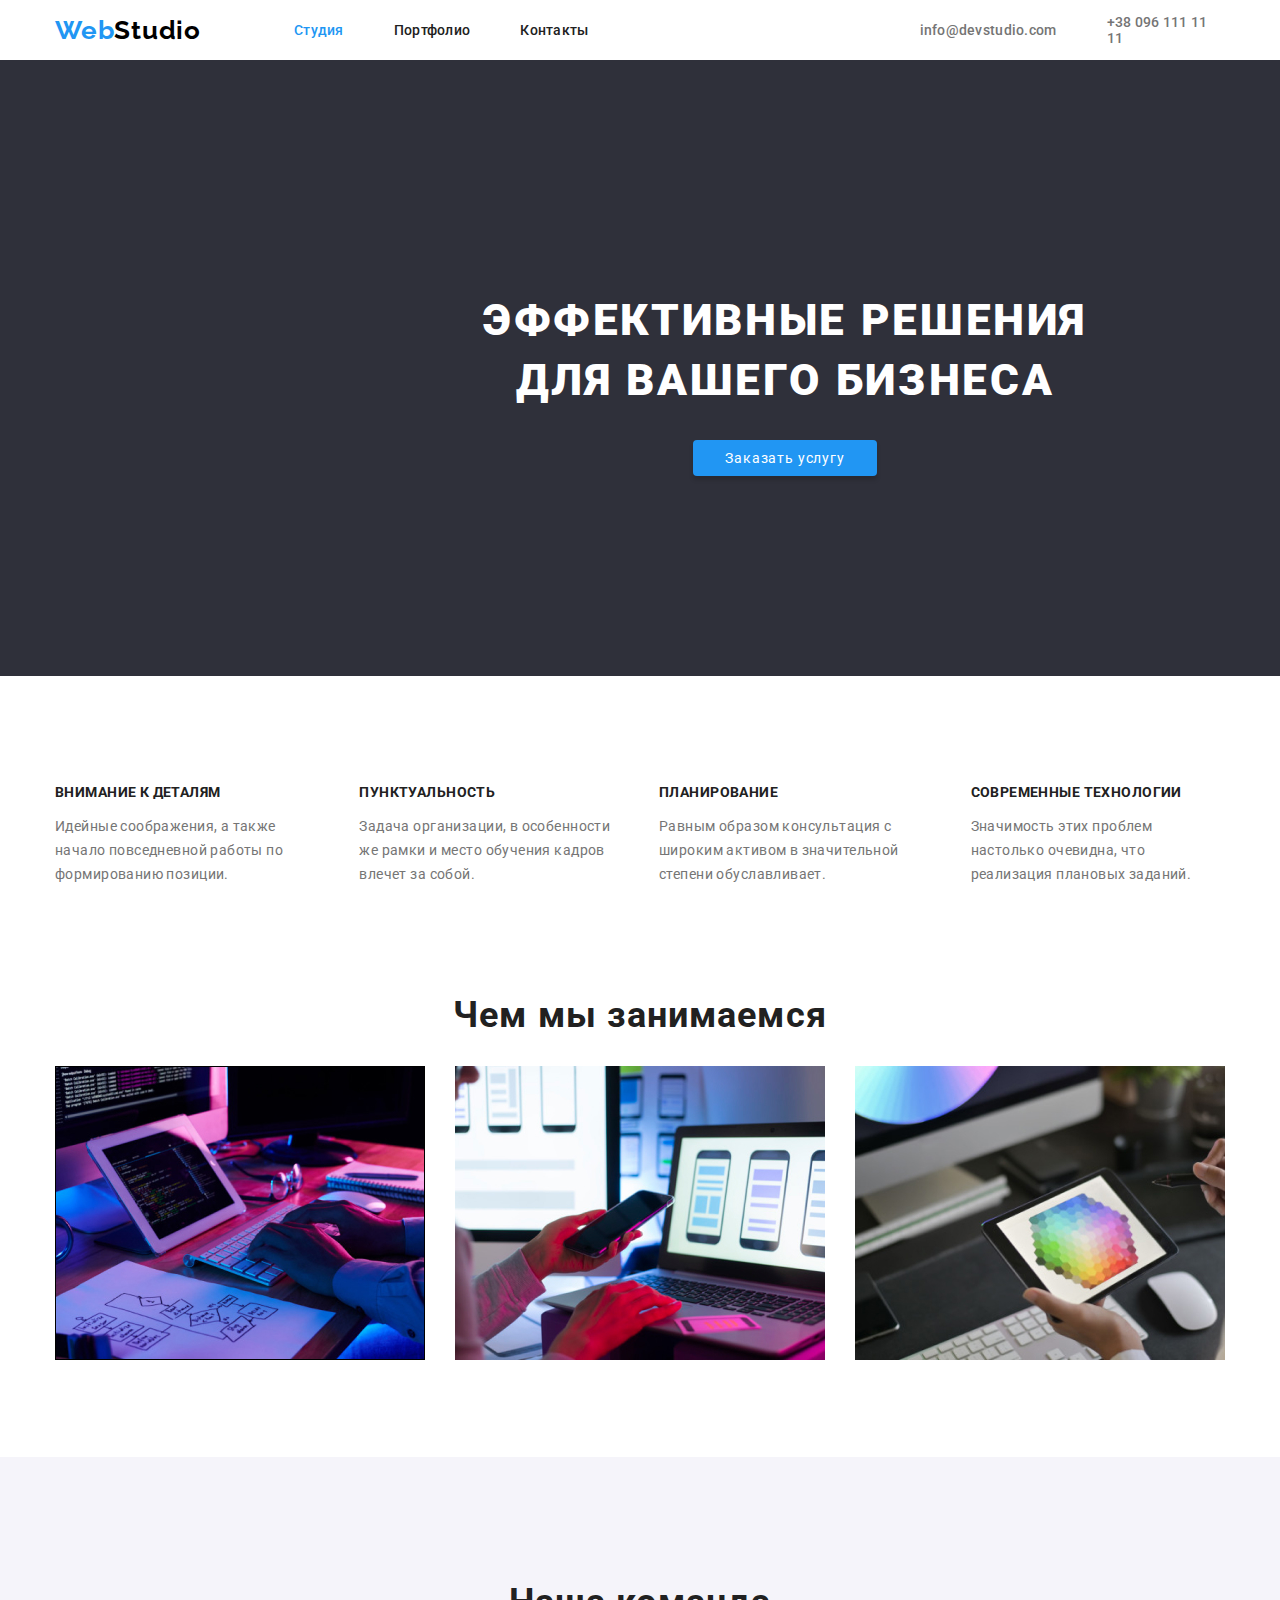
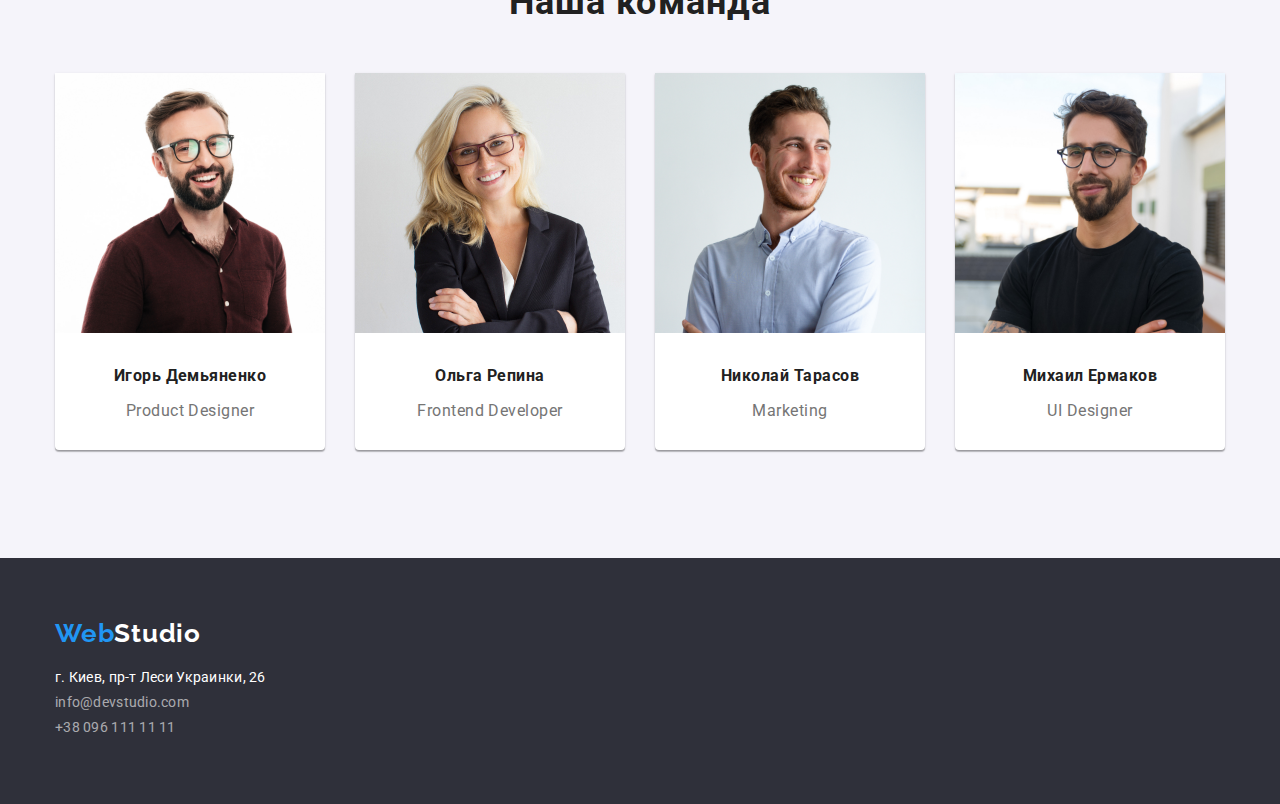
<file: index.html>
<!DOCTYPE html>
<html lang="ru">

<head>
    <meta charset="UTF-8">
    <meta http-equiv="X-UA-Compatible" content="IE=edge">
    <meta name="viewport" content="width=device-width, initial-scale=1.0">
    <title>Homework goit-markup-hw-01</title>
    <link rel="preconnect" href="https://fonts.googleapis.com">
    <link rel="preconnect" href="https://fonts.gstatic.com" crossorigin>
    <link rel="preconnect" href="https://fonts.googleapis.com">
    <link rel="preconnect" href="https://fonts.gstatic.com" crossorigin>
    <link
        href="https://fonts.googleapis.com/css2?family=Montserrat:wght@400;700&family=Raleway:wght@700&family=Roboto:wght@400;500;700;900&display=swap"
        rel="stylesheet">
    <link rel="stylesheet" href="./css/normalize.css">
    <link href="./css/styles.css" rel="stylesheet">
</head>

<body>
    <!-- Шапка сайта-->
    <header class="header">
        <div class="container">
            <a href="./index.html" lang="en" class="logo">
                <!-- логотип ссылка-->
                Web<span class="logo studio">Studio</span>
            </a>
            <nav class="menu">
                <ul class="menu-list">
                    <li class="menu-item"><a href="./index.html" class="menu-link current">Студия</a></li>
                    <li class="menu-item"><a href="./portfolio.html" class="menu-link">Портфолио</a></li>
                    <li class="menu-item"><a href="#" class="menu-link">Контакты</a></li>
                </ul>
            </nav>
            <ul class="menu-list">
                <li class="menu-item"><a class="menu-info" href="mailto:info@devstudio.com">info@devstudio.com</a></li>
                <li class="menu-item"><a class="menu-info" href="tel:+380961111111">+38 096 111 11 11</a></li>
            </ul>
        </div>
    </header>
    <main>

        <section class="hero">
            <div class="container">
                <h1 class="hero-title">Эффективные решения <br> для вашего бизнеса</h1>
                <button type="button" class="btn">Заказать услугу</button>
            </div>
        </section>

        <!--Особенности-->
        <section class="features">
            <div class="container">
                <h2 class="visually-hidden">Особенности нашей компании</h2>
                <!--h2 не видно, не забыть убрать в CSS!!!-->
                <ul class="features-list">
                    <li class="features-item">
                        <h3 class="features-titles">Внимание к деталям</h3>
                        <p class="features-text">Идейные соображения, а также начало повседневной работы по формированию
                            позиции.</p>
                    </li>
                    <li class="features-item">
                        <h3 class="features-titles">Пунктуальность</h3>
                        <p class="features-text">Задача организации, в особенности же рамки и место обучения кадров
                            влечет
                            за собой.</p>
                    </li>
                    <li class="features-item">
                        <h3 class="features-titles">Планирование</h3>
                        <p class="features-text">Равным образом консультация с широким активом в значительной степени
                            обуславливает.</p>
                    </li>
                    <li class="features-item">
                        <h3 class="features-titles">Современные технологии</h3>
                        <p class="features-text">Значимость этих проблем настолько очевидна, что реализация плановых
                            заданий.</p>
                    </li>
                </ul>
            </div>
        </section>
        <!--Примеры-->
        <section class="examples">
            <div class="container">
                <h2 class="examples-title">Чем мы занимаемся</h2>
                <ul class="examples-list">
                    <li class="examples-item">
                        <img src="./images/box1.jpg" alt="Программирование" width="370">
                    </li>
                    <li class="examples-item">
                        <img src="./images/box2.jpg" alt="Frontend, адаптивная верстка, верстка" width="370">
                    </li>
                    <li class="examples-item">
                        <img src="./images/box3.jpg" alt="Дизайн, графика, Графический дизайн" width="370">
                    </li>
                </ul>
            </div>
        </section>
        <!--Команда-->
        <section class="team">
            <div class="container">
                <h2 class="team-title">Наша команда</h2>
                <ul class="team-list">
                    <li class="team-iteam">
                        <img src="./images/ProductDesigner.jpg" alt="Игорь Демьяненко Product Designer" width="270">
                        <div>
                            <h4 class="team-person">Игорь Демьяненко</h4>
                            <p lang="en" class="team-vocation">Product Designer</p>
                        </div>
                    </li>
                    <li class="team-iteam">
                        <img src="./images/FrontendDeveloper.jpg" alt="Ольга Репина Frontend Developer" width="270">
                        <div>
                            <h4 class="team-person">Ольга Репина</h4>
                            <p lang="en" class="team-vocation">Frontend Developer</p>
                        </div>
                    </li>
                    <li class="team-iteam">
                        <img src="./images/Marketing.jpg" alt="Николай Тарасов Marketing" width="270">
                        <div>
                            <h4 class="team-person">Николай Тарасов</h4>
                            <p lang="en" class="team-vocation">Marketing</p>
                        </div>
                    </li>
                    <li class="team-iteam">
                        <img src="./images/UIDesigner.jpg" alt="Михаил Ермаков UI Designer" width="270">
                        <div>
                            <h4 class="team-person">Михаил Ермаков</h4>
                            <p lang="en" class="team-vocation">UI Designer</p>
                        </div>
                    </li>
                </ul>
            </div>
        </section>
    </main>
    <!--Футер-->
    <footer class="footer">
        <div class="container">
            <!-- логотип ссылка-->
            <a href="./index.html" lang="en" class="logo-footer">
                <!-- логотип ссылка-->
                Web<span class="logo-footer studio-white">Studio</span>
            </a>
            <address class="address">
                <ul class="address-list">
                    <li class="address-item"><a class="address-link" href="https://goo.gl/maps/E31LjMS4C6WuwfjZA"
                            target="_blank" rel="noopener nofollow noreferrer"> <span class="address-street">г. Киев,
                                пр-т
                                Леси Украинки, 26</span>
                        </a></li>
                    <li class="address-item"><a class="address-link"
                            href="mailto:info@devstudio.com">info@devstudio.com</a>
                    </li>
                    <li class="address-item"><a class="address-link" href="tel:+380961111111">+38 096 111 11 11</a></li>
                </ul>
            </address>
        </div>
    </footer>
</body>

</html>
</file>
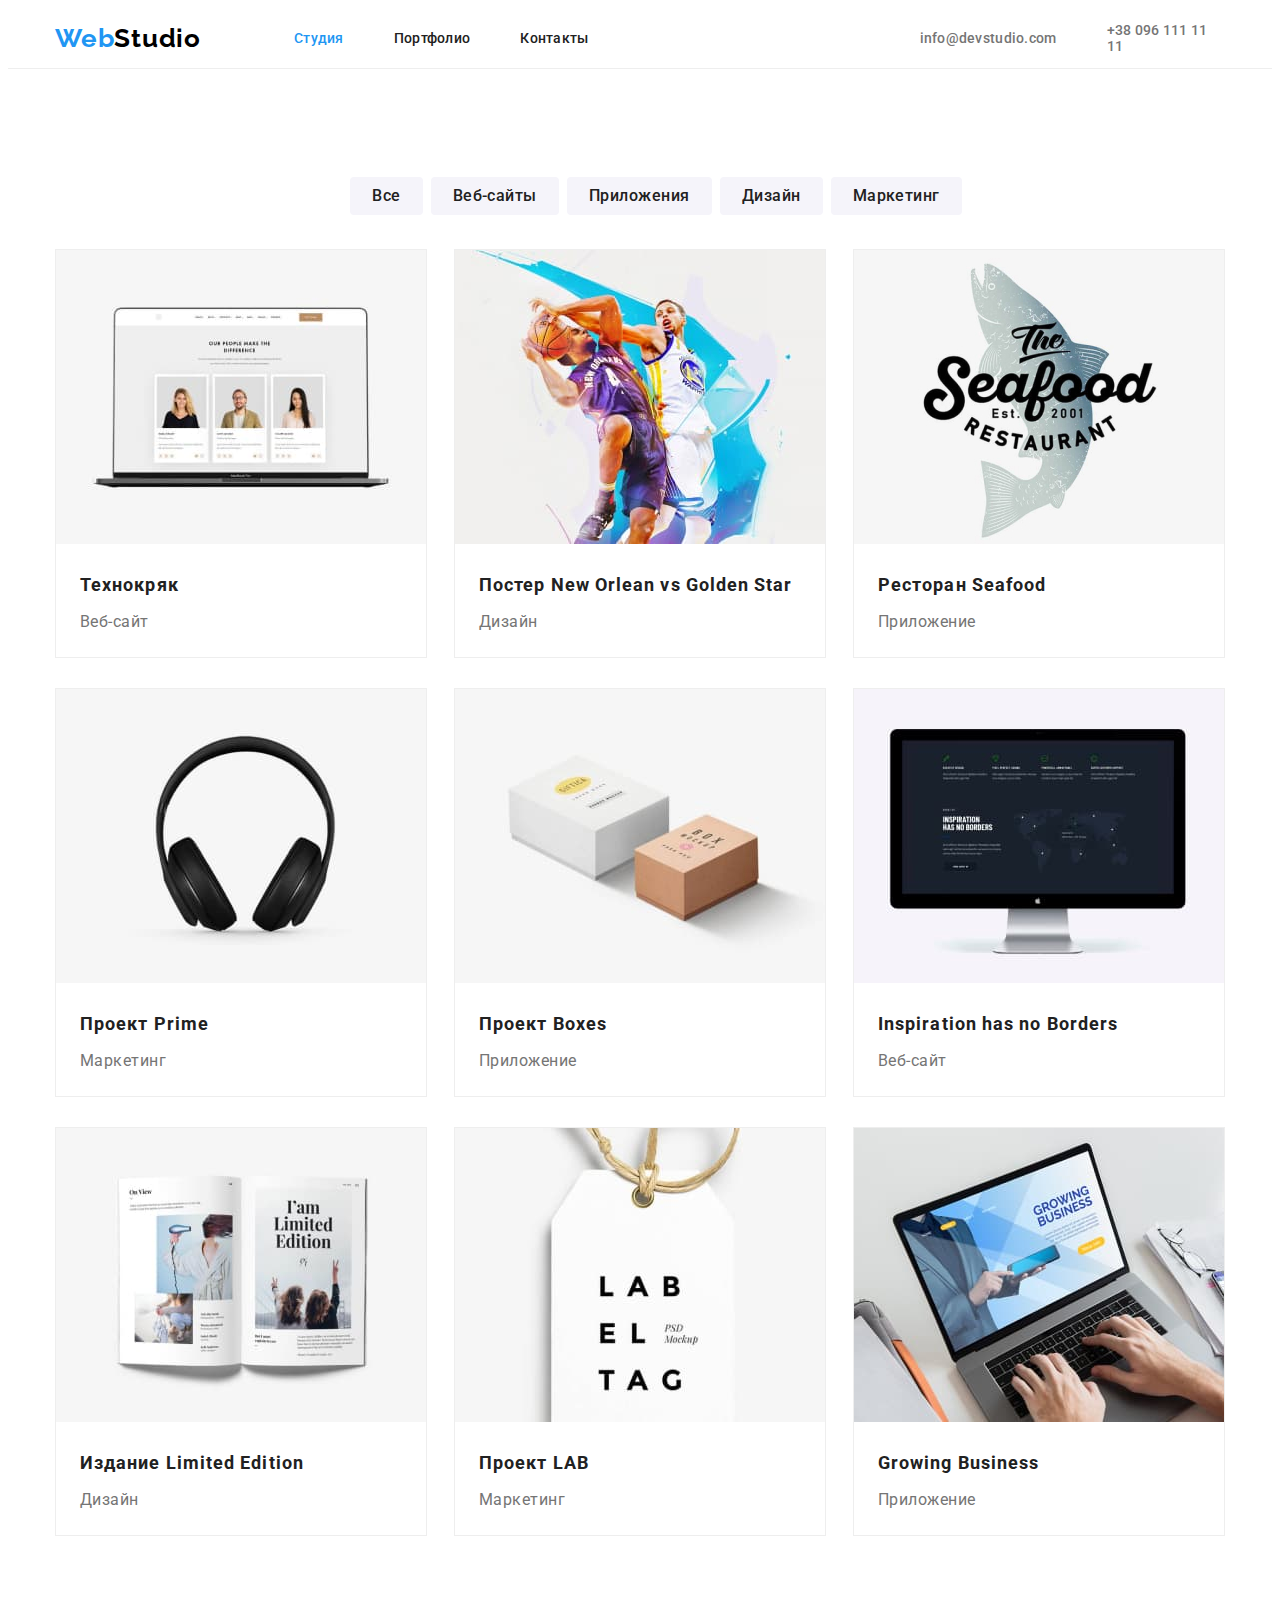
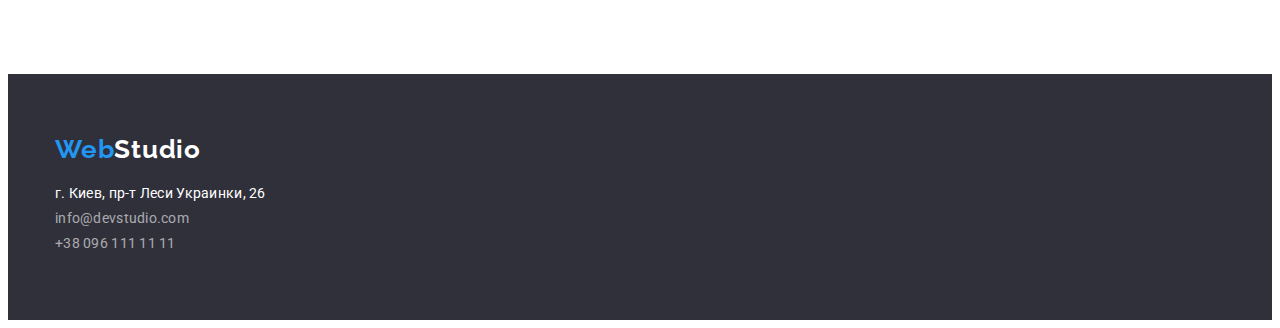
<file: portfolio.html>
<!DOCTYPE html>
<html lang="ru">

<head>
    <meta charset="UTF-8">
    <meta http-equiv="X-UA-Compatible" content="IE=edge">
    <meta name="viewport" content="width=device-width, initial-scale=1.0">
    <title>Portfolio goit-markup-hw-02</title>
    <link rel="preconnect" href="https://fonts.googleapis.com">
    <link rel="preconnect" href="https://fonts.gstatic.com" crossorigin>
    <link rel="preconnect" href="https://fonts.googleapis.com">
    <link rel="preconnect" href="https://fonts.gstatic.com" crossorigin>
    <link
        href="https://fonts.googleapis.com/css2?family=Montserrat:wght@400;700&family=Raleway:wght@700&family=Roboto:wght@400;500;700;900&display=swap"
        rel="stylesheet">
    <link href="css/styles.css" rel="stylesheet">
</head>

<body>
    <!-- Шапка сайта-->
    <header class="header solid">
        <div class="container">
            <a href="./index.html" lang="en" class="logo">
                <!-- логотип ссылка-->
                Web<span class="logo studio">Studio</span>
            </a>
            <nav class="menu">
                <ul class="menu-list">
                    <li class="menu-item"><a href="./index.html" class="menu-link current">Студия</a></li>
                    <li class="menu-item"><a href="./portfolio.html" class="menu-link">Портфолио</a></li>
                    <li class="menu-item"><a href="#" class="menu-link">Контакты</a></li>
                </ul>
            </nav>
            <ul class="menu-list">
                <li class="menu-item"><a class="menu-info" href="mailto:info@devstudio.com">info@devstudio.com</a></li>
                <li class="menu-item"><a class="menu-info" href="tel:+380961111111">+38 096 111 11 11</a></li>
            </ul>
        </div>
    </header>
    <main>
        <section class="filters">
            <div class="container">
                <h1 class="visually-hidden">Наши работы</h1>
                <!--h1 не видно, не забыть убрать в CSS!!!-->
                <ul class="menu-button">
                    <li class="menu-btn-item"><button type="button" class="btn-portfolio">Все</button></li>
                    <li class="menu-btn-item"><button type="button" class="btn-portfolio">Веб-сайты</button></li>
                    <li class="menu-btn-item"><button type="button" class="btn-portfolio">Приложения</button></li>
                    <li class="menu-btn-item"><button type="button" class="btn-portfolio">Дизайн</button></li>
                    <li class="menu-btn-item"><button type="button" class="btn-portfolio">Маркетинг</button></li>
                </ul>
                <ul class="works">
                    <li class="wokr-item">
                        <img src="./images/img.jpg" alt="Веб-сайт Технокряк" width="370">
                        <div>
                            <h4 class="work-title">Технокряк</h4>
                            <p class="work-description">Веб-сайт</p>
                        </div>
                    </li>
                    <li class="wokr-item">
                        <img src="./images/img(1).jpg" alt="Постер New Orlean vs Golden Star" width="370">
                        <div>
                            <h4 class="work-title" lang="en">Постер New Orlean vs Golden Star</h4>
                            <p class="work-description">Дизайн</p>
                        </div>
                    </li>
                    <li class="wokr-item">
                        <img src="./images/img(2).jpg" alt="Ресторан Seafood" width="370">
                        <div>
                            <h4 class="work-title">Ресторан Seafood</h4>
                            <p class="work-description">Приложение</p>
                        </div>
                    </li>
                    <li class="wokr-item">
                        <img src="./images/img(3).jpg" alt="Проект Prime" width="370">
                        <div>
                            <h4 class="work-title">Проект Prime</h4>
                            <p class="work-description">Маркетинг</p>
                        </div>
                    </li>
                    <li class="wokr-item">
                        <img src="./images/img(4).jpg" alt="Проект Boxes" width="370">
                        <div>
                            <h4 class="work-title">Проект Boxes</h4>
                            <p class="work-description">Приложение</p>
                        </div>
                    </li>
                    <li class="wokr-item">
                        <img src="./images/img(5).jpg" alt="Inspiration has no Borders" width="370">
                        <div>
                            <h4 class="work-title" lang="en">Inspiration has no Borders</h4>
                            <p class="work-description">Веб-сайт</p>

                    </li>
                    <li class="wokr-item">
                        <img src="./images/img(6).jpg" alt="Издание Limited Edition" width="370">
                        <div>
                            <h4 class="work-title" lang="en">Издание Limited Edition</h4>
                            <p class="work-description">Дизайн</p>
                        </div>
                    </li>
                    <li class="wokr-item">
                        <img src="./images/img(7).jpg" alt="Проект LAB" width="370">
                        <div>
                            <h4 class="work-title">Проект LAB</h4>
                            <p class="work-description">Маркетинг</p>
                        </div>
                    </li>
                    <li class="wokr-item">
                        <img src="./images/img(8).jpg" alt="Growing Business" width="370">
                        <div>
                            <h4 class="work-title" lang="en">Growing Business</h4>
                            <p class="work-description">Приложение</p>
                        </div>
                    </li>
                </ul>
            </div>
        </section>
    </main>
    <!--Футер-->
    <footer class="footer">
        <div class="container">
            <!-- логотип ссылка-->
            <a href="./index.html" lang="en" class="logo-footer">
                <!-- логотип ссылка-->
                Web<span class="logo-footer studio-white">Studio</span>
            </a>
            <address class="address">
                <ul class="address-list">
                    <li class="address-item"><a class="address-link" href="https://goo.gl/maps/E31LjMS4C6WuwfjZA"
                            target="_blank" rel="noopener nofollow noreferrer"> <span class="address-street">г. Киев,
                                пр-т
                                Леси Украинки, 26</span>
                        </a></li>
                    <li class="address-item"><a class="address-link"
                            href="mailto:info@devstudio.com">info@devstudio.com</a>
                    </li>
                    <li class="address-item"><a class="address-link" href="tel:+380961111111">+38 096 111 11 11</a></li>
                </ul>
            </address>
        </div>
    </footer>
</body>

</html>
</file>
<file: css/styles.css>
:root {
    --primary-color:#212121; /* основной цвет текста*/
    --secondary-color: #757575; /* дополнительный цвет текста*/
    --accent-color:#2196F3; /*цвет акцентного текста*/
    --accent-color-btn: #188CE8;/*цвет акцентного фона кнопки*/
    --solid-color:#EEEEEE;
    --secondary-bg-color:#2F303A; /* дополнительный цвет фона*/
    --accent-bg-color:#F5F4FA;/*цвет акцентного фона*/
    --primary-white-color:#FFFFFF;
    --footer-text-color:rgba(255, 255, 255, 0.6);
    --primary-font:'Roboto', sans-serif; /*основной шрифт*/
    --secondary-font:'Raleway', sans-serif; /*дополнительный шрифт*/
    --normal-font:400;
    --medium-font:500;
    --bold-font: 700;
    --bolder-font: 900;
    --primary-font-size:14px;
} 
body{
    background-color: var(--primary-white-color);
    color: var(--primary-color);
    font-family: var(--primary-font);
    font-size: var(--primary-font-size);
    font-weight: var(--normal-font);
    font-style: normal;
    
}
/*container для центровки*/
.container {
    margin:0 auto;
    width: 1170px;
   
}
/*header*/
.header >.container{
    display: flex;
    align-items:center;
    justify-content: space-between;
    
}
.header{
   padding: 0 25px; 
    }

.logo{
    font-family: var(--secondary-font);
    font-weight: var(--bold-font);
    font-size: 26px;
    line-height: 31px;
    letter-spacing: 0.03em;
    color: var(--accent-color);
    text-decoration: none;
    line-height: 31px;
    letter-spacing: 0.03em;
        
}
.logo.studio {
    color: #000000;
}
.menu{
    margin-left: 93px;
    margin-right: 331px;
    
}
.menu-list{
    list-style: none; /*убираем точки*/
    display: flex;
    align-items: center;
    padding-left: 0;
    }
.menu-list .menu-link:hover,
.menu-list .menu-link:focus{
    color: var(--accent-color);
}
.menu-list .menu-link.current{
    color: var(--accent-color);
}
.menu-item + .menu-item{ /*если есть сестр.эл. дай мне отступ влево*/
    margin-left: 50px;
}

.menu-link{
    text-decoration: none; /*убираем подчеркивание в ссылке*/
    color: var(--primary-color);
    font-weight: var(--medium-font);
    line-height: 16px;
    letter-spacing: 0.02em;
}
.menu-info{
    text-decoration: none;
    color: var(--secondary-color);
    font-weight: var(--medium-font);
    line-height: 16px;
    letter-spacing: 0.02em;
    }

.menu-info:hover,
.menu-info:focus{
    color: var(--accent-color);
}
/*hero*/
.hero{
    background-color: var(--secondary-bg-color);
    display: flex;
    align-items: center;
    flex-direction: column;
    padding: 200px 200px;
    margin-bottom: 94px;
}
.hero>.container {
   display: flex;
    align-items: center;
    flex-direction: column;
   

}
.hero-title{
    font-family:var(--primary-font);
    font-weight: var(--bolder-font);
    font-size: 44px;
    line-height: 60px;
    text-align: center;
    letter-spacing: 0.06em;
    text-transform: uppercase;
    color: var(--primary-white-color);
    margin-bottom: 30px;
}
.btn {
    background-color: var(--accent-color);
    box-shadow: 0px 4px 4px rgba(0, 0, 0, 0.15);
    border-radius: 4px;
    text-align: center;
    letter-spacing: 0.06em;
    color: var(--primary-white-color);
    padding: 10px 32px;
    border:var(--accent-color) ;       
}
.btn:hover,
.btn:focus{
    background-color: var(--accent-color-btn);
}
    /*features*/
.features{
    margin-bottom: 94px;
    }
/*семантическое скрытие элементов*/
.visually-hidden {
    position: absolute;
    white-space: nowrap;
    width: 1px;
    height: 1px;
    overflow: hidden;
    border: 0;
    padding: 0;
    clip: rect(0 0 0 0);
    clip-path: inset(50%);
    margin: -1px;
}
.features-list{
    display: flex;
    align-items: center;  
    list-style: none;
    padding: 0;
}
.features-item + .features-item {
    margin-left: 30px;
}

.features-titles{
    font-weight: var(--bold-font);
    font-size: var(--primary-font-size);
    line-height: 16px;
    letter-spacing: 0.03em;
    text-transform: uppercase;
    }
.features-text{
    font-weight: var(--normal-font);
    font-size: 14px;
    line-height: 24px;
    letter-spacing: 0.03em;
    color: var(--secondary-color);
}
/*examples*/
.examples{
    margin-bottom: 94px;
}
.examples-title{
    font-family:var(--primary-font);
    font-weight:var(--bold-font);
    font-size: 36px;
    line-height: 42px;
    text-align: center;
    letter-spacing: 0.03em;
    color: var(--primary-color);
}

.examples-list {
    display: flex;
    align-items: center;
    list-style: none;
    padding: 0;
}
.examples-item{
    margin-right: 30px;
        
}
/*team*/

.team{
    padding: 94px 0px;
    background-color: var(--accent-bg-color);
    align-items: center;
}
.team-title{
    font-weight: var(--bold-font);
    font-size: 36px;
    line-height: 42px;  
    text-align: center;
    letter-spacing: 0.03em;
    color: var(--primary-color);
    margin-bottom: 50px;
}
.team-list{
    display: flex;
    align-items: center;
    list-style: none;
    padding: 0;    
}
.team-iteam{
    background-color: var(--primary-white-color);
    box-shadow: 0px 1px 3px rgba(0, 0, 0, 0.12), 0px 1px 1px rgba(0, 0, 0, 0.14), 0px 2px 1px rgba(0, 0, 0, 0.2);
    border-radius: 0px 0px 4px 4px;
}
.team-iteam + .team-iteam{
    margin-left: 30px;
}
.team-person{
    font-weight: var(-medium-font);
    font-size: 16px;
    line-height: 19px;
    text-align: center;
    letter-spacing: 0.03em;
    color: var(--primary-color);
    margin-top: 30px;
    margin-bottom: 10px;
}
.team-vocation{
    font-weight: var(--normal-font);
    font-size: 16px;
    line-height: 19px;
    text-align: center;
    letter-spacing: 0.03em;
    color: var(--secondary-color);
    margin-bottom: 30px;
}
/*footer*/
.footer{
    padding: 60px 0;
    background-color:var(--secondary-bg-color);
     
}
.logo-footer {
    font-family: var(--secondary-font);
    font-weight: var(--bold-font);
    font-size: 26px;
    line-height: 31px;
    letter-spacing: 0.03em;
    color: var(--accent-color);
    text-decoration: none;
    line-height: 31px;
    letter-spacing: 0.03em;
    
}

.logo-footer.studio-white {
    color: var(--primary-white-color);
}
.address{
    margin-top: 20px;
}
.address-list{
    list-style: none;/*убираем точки*/
    padding: 0; 
    margin: 0;  
}
.address-item{
    margin-bottom: 9px;
}

.address-link{
    text-decoration: none;/*убираем подчеркивание в ссылке*/
    color: var(--footer-text-color);
    font-weight: var(--normal-font);
    line-height: 16px;
    letter-spacing: 0.02em;
    font-style: normal;
   }
.address-street{
    color: var(--primary-white-color);
}

/*portfolio_css*/
.solid {
    background: var(--primary-white-color);
    border-bottom: 1px solid var(--solid-color);
    }
.filters{
    padding: 94px 0 ;
}
.menu-button {
    list-style: none;
    display: flex;
    align-items: center;
    justify-content: center;
    margin-bottom: 34px;
}
.menu-btn-item{
    margin-right: 8px;
}
.btn-portfolio {
    background-color: var(--accent-bg-color);
    border-radius: 4px;
    border: var(--primary-white-color);
    text-align: center;
    letter-spacing: 0.03em;
    color: var(--primary-color);
    padding: 6px 22px;
    font-weight: var(--medium-font);
    font-size: 16px;
    line-height: 26px;
    color: var(--primary-color);
    font-family: var(--primary-font);
    white-space: nowrap;
}

.btn-portfolio:hover,
.btn-portfolio:focus {
    background-color: var(--accent-color-btn);
    color: var(--primary-white-color);
}
.works{
    list-style: none;
    padding: 0;
    display: flex;
    flex-wrap: wrap;
    justify-content: space-between
    }
.wokr-item{
background: var(--primary-white-color);
border: 1px solid var(--solid-color);
margin-bottom: 30px;
}
.work-title{
    font-weight: var(--bold-font);
    font-size: 18px;
    line-height: 36px;
    letter-spacing: 0.06em;
    color: var(--primary-color);
    padding-left: 24px;
    margin-top: 20px;
    margin-bottom: 4px;
}
.work-description{
    font-weight: var(--normal-font);
    font-size: 16px;
    line-height: 30px;
    letter-spacing: 0.03em;
    color: var(--secondary-color);
    padding-left: 24px;
    margin-top: 4px;
    margin-bottom: 20px;
}
</file>
